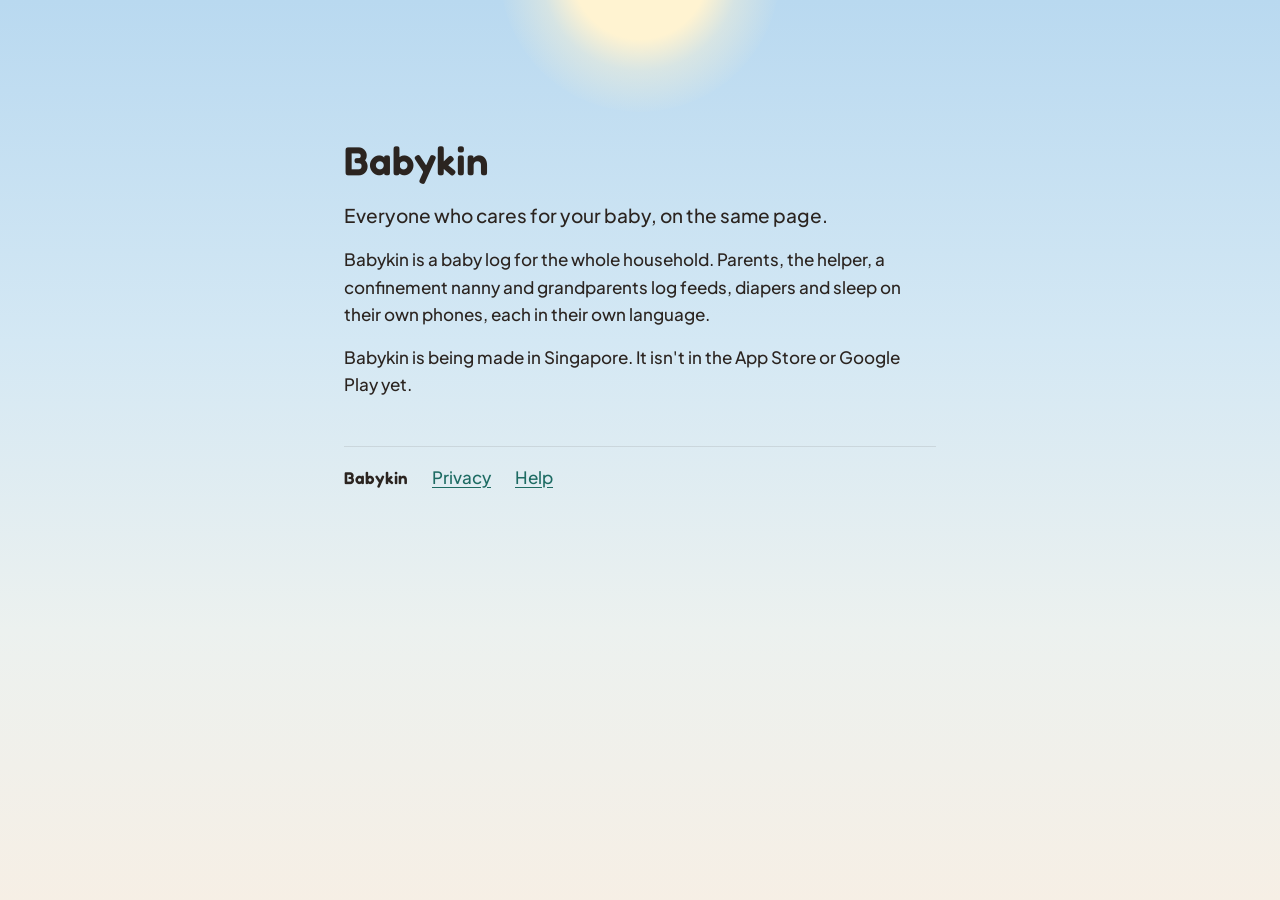
<file: babykin/index.html>
<!doctype html>
<html lang="en">
  <head>
    <meta charset="utf-8" />
    <meta name="viewport" content="width=device-width, initial-scale=1" />
    <title>Babykin</title>
    <meta name="description" content="Everyone who cares for your baby, on the same page. A baby log for the whole household." />
    <link rel="icon" type="image/png" sizes="32x32" href="/babykin/assets/favicon-32.png" />
    <link rel="apple-touch-icon" href="/babykin/assets/apple-touch-icon.png" />
    <link rel="stylesheet" href="/babykin/assets/site.css" />
  </head>
  <body class="sky">
    <main>
      <h1>Babykin</h1>
      <p class="lede">Everyone who cares for your baby, on the same page.</p>
      <p>
        Babykin is a baby log for the whole household. Parents, the helper, a confinement nanny and grandparents log
        feeds, diapers and sleep on their own phones, each in their own language.
      </p>
      <p>Babykin is being made in Singapore. It isn't in the App Store or Google Play yet.</p>
    </main>
    <footer>
      <nav>
        <a href="/babykin/">Babykin</a>
        <a href="/babykin/privacy/">Privacy</a>
        <a href="/babykin/support/">Help</a>
      </nav>
    </footer>
  </body>
</html>
</file>
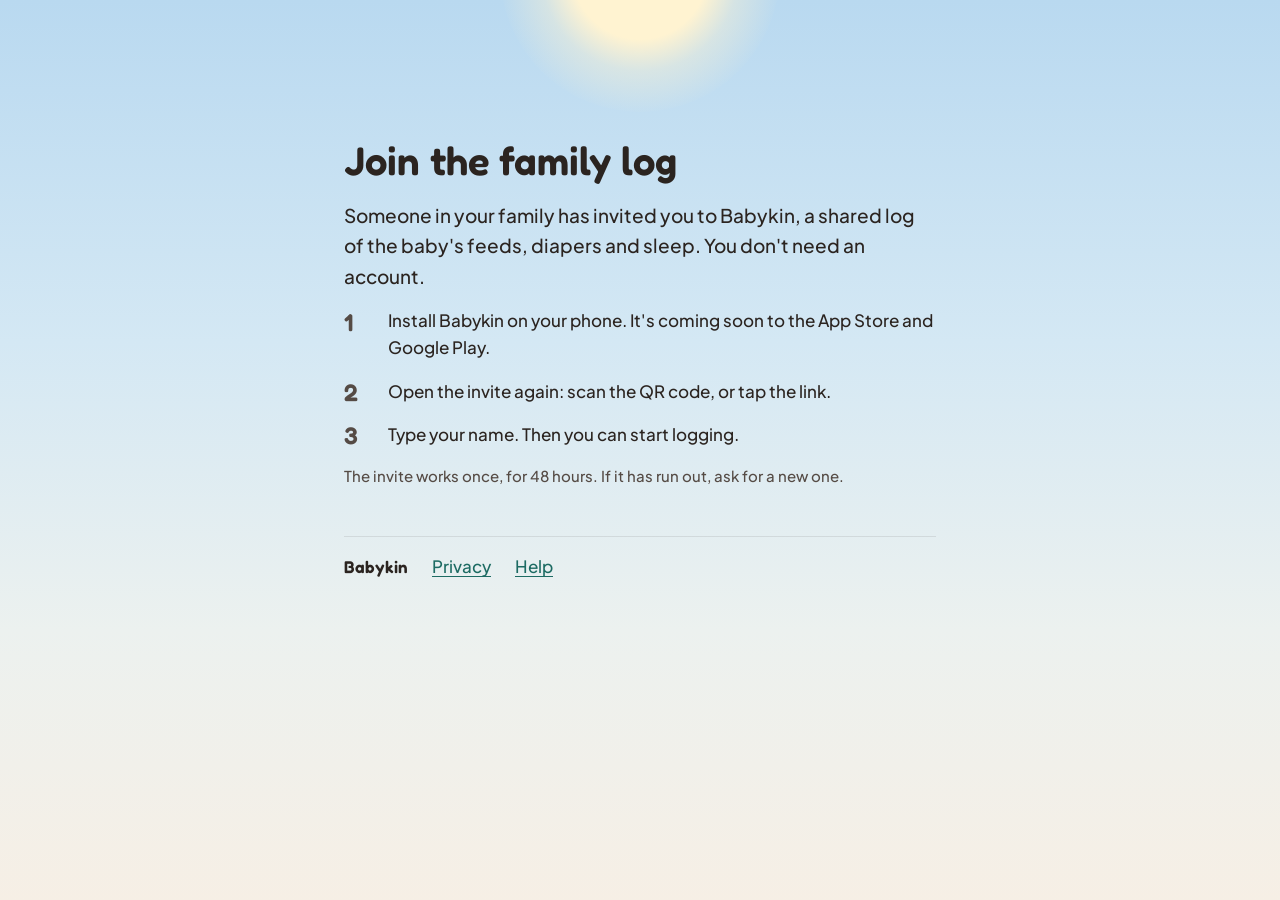
<file: babykin/join/index.html>
<!doctype html>
<html lang="en">
  <head>
    <meta charset="utf-8" />
    <meta name="viewport" content="width=device-width, initial-scale=1" />
    <!-- Invite links carry a one-time code. Keep this page out of search results. -->
    <meta name="robots" content="noindex" />
    <title>Join the family log · Babykin</title>
    <link rel="icon" type="image/png" sizes="32x32" href="/babykin/assets/favicon-32.png" />
    <link rel="apple-touch-icon" href="/babykin/assets/apple-touch-icon.png" />
    <link rel="stylesheet" href="/babykin/assets/site.css" />
  </head>
  <body class="sky">
    <main>
      <h1>Join the family log</h1>
      <p class="lede">
        Someone in your family has invited you to Babykin, a shared log of the baby's feeds, diapers and sleep. You
        don't need an account.
      </p>
      <ol class="steps">
        <li>Install Babykin on your phone. It's coming soon to the App Store and Google Play.</li>
        <li>Open the invite again: scan the QR code, or tap the link.</li>
        <li>Type your name. Then you can start logging.</li>
      </ol>
      <p class="muted">The invite works once, for 48 hours. If it has run out, ask for a new one.</p>
    </main>
    <footer>
      <nav>
        <a href="/babykin/">Babykin</a>
        <a href="/babykin/privacy/">Privacy</a>
        <a href="/babykin/support/">Help</a>
      </nav>
    </footer>
  </body>
</html>
</file>
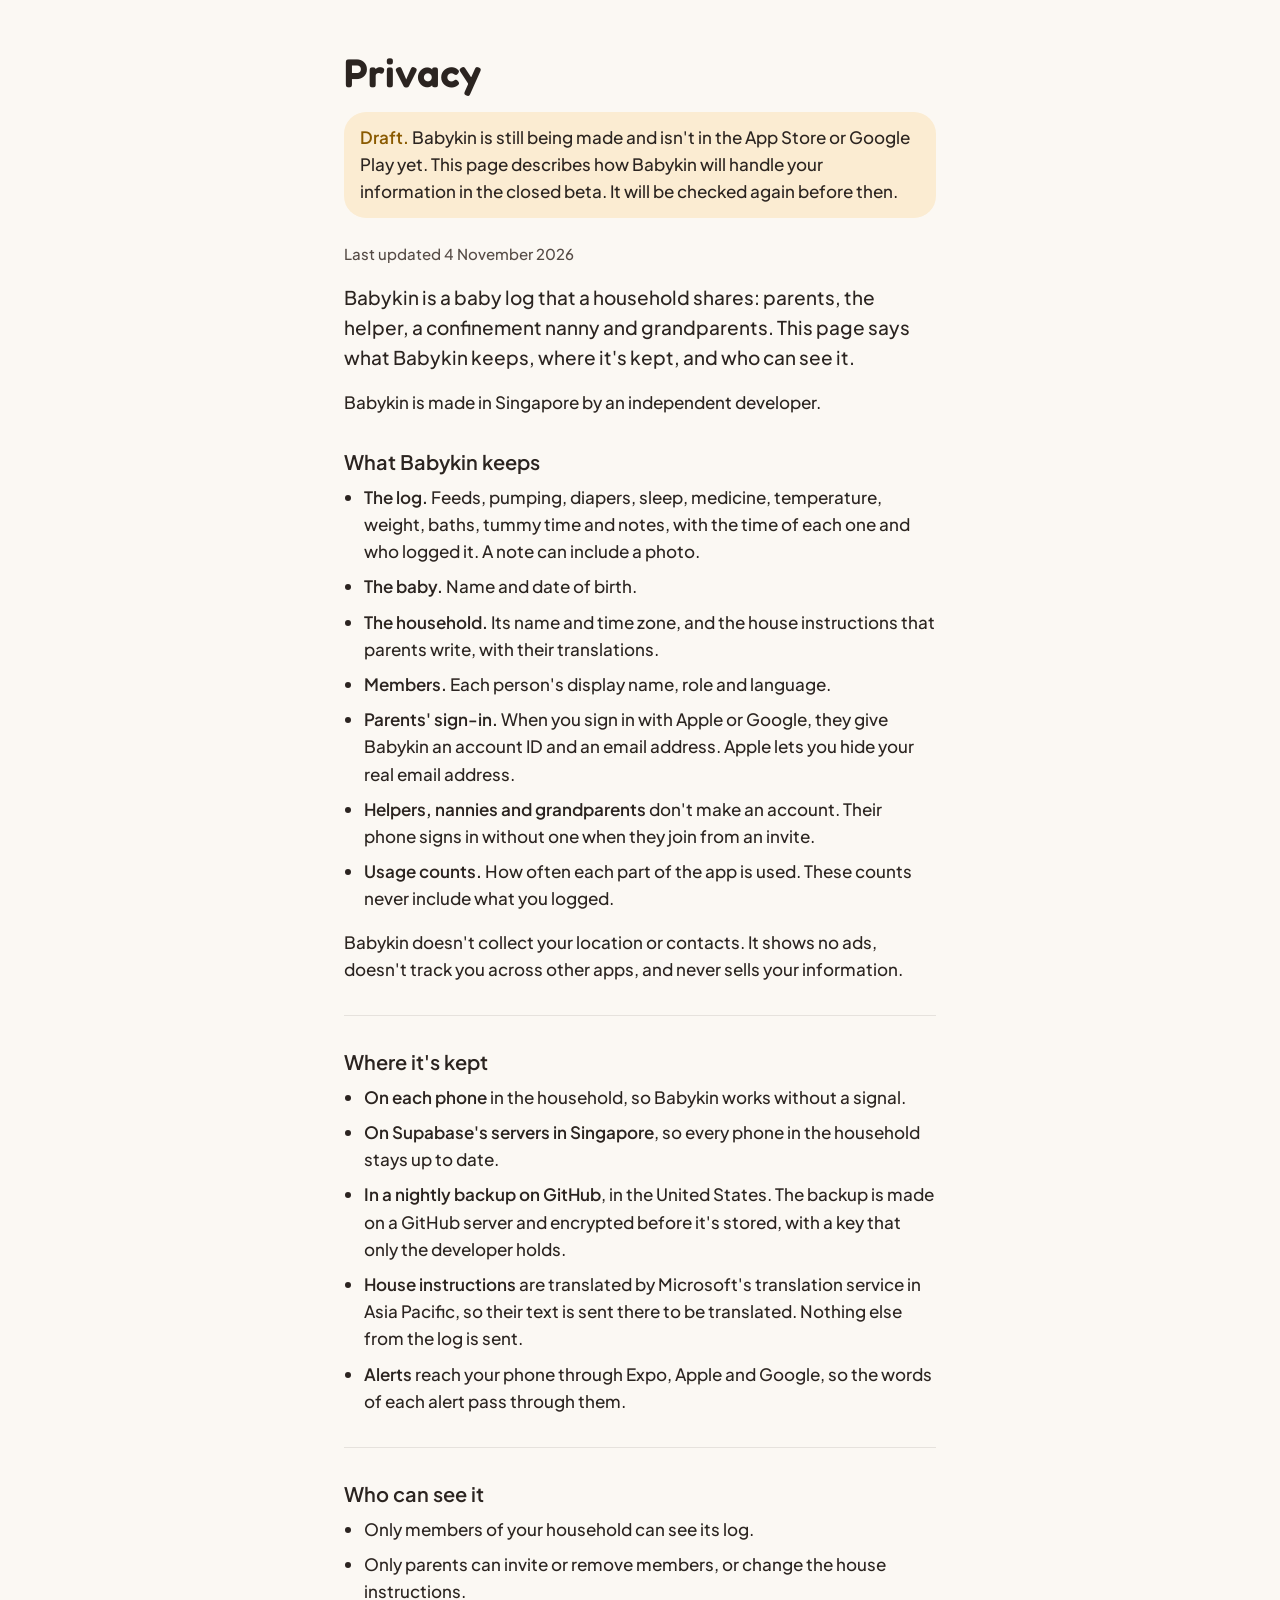
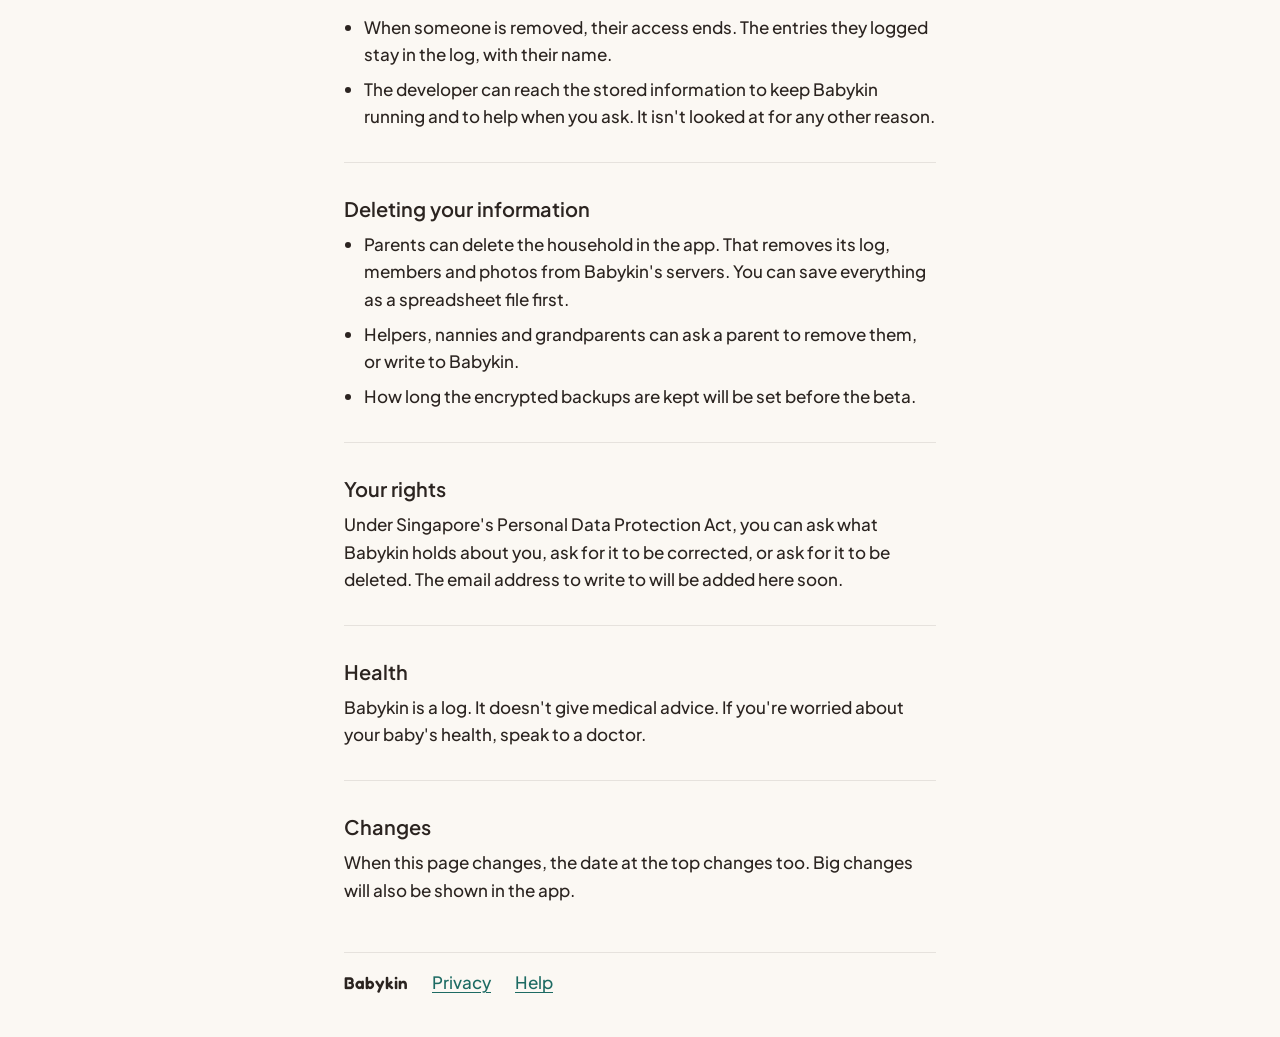
<file: babykin/privacy/index.html>
<!doctype html>
<html lang="en">
  <head>
    <meta charset="utf-8" />
    <meta name="viewport" content="width=device-width, initial-scale=1" />
    <title>Privacy · Babykin</title>
    <meta name="description" content="What Babykin keeps, where it's kept, and who can see it." />
    <link rel="icon" type="image/png" sizes="32x32" href="/babykin/assets/favicon-32.png" />
    <link rel="apple-touch-icon" href="/babykin/assets/apple-touch-icon.png" />
    <link rel="stylesheet" href="/babykin/assets/site.css" />
  </head>
  <body>
    <main>
      <h1>Privacy</h1>
      <p class="notice">
        <strong>Draft.</strong> Babykin is still being made and isn't in the App Store or Google Play yet. This page
        describes how Babykin will handle your information in the closed beta. It will be checked again before then.
      </p>
      <p class="muted">Last updated 4 November 2026</p>
      <p class="lede">
        Babykin is a baby log that a household shares: parents, the helper, a confinement nanny and grandparents. This
        page says what Babykin keeps, where it's kept, and who can see it.
      </p>
      <!-- DEVELOPER_NAME: name the person responsible for Babykin here before the beta. -->
      <p>Babykin is made in Singapore by an independent developer.</p>

      <section>
        <h2>What Babykin keeps</h2>
        <ul>
          <li>
            <strong>The log.</strong> Feeds, pumping, diapers, sleep, medicine, temperature, weight, baths, tummy time
            and notes, with the time of each one and who logged it. A note can include a photo.
          </li>
          <li><strong>The baby.</strong> Name and date of birth.</li>
          <li>
            <strong>The household.</strong> Its name and time zone, and the house instructions that parents write, with
            their translations.
          </li>
          <li><strong>Members.</strong> Each person's display name, role and language.</li>
          <li>
            <strong>Parents' sign-in.</strong> When you sign in with Apple or Google, they give Babykin an account ID
            and an email address. Apple lets you hide your real email address.
          </li>
          <li>
            <strong>Helpers, nannies and grandparents</strong> don't make an account. Their phone signs in without one
            when they join from an invite.
          </li>
          <li>
            <strong>Usage counts.</strong> How often each part of the app is used. These counts never include what you
            logged.
          </li>
        </ul>
        <p>
          Babykin doesn't collect your location or contacts. It shows no ads, doesn't track you across other apps, and
          never sells your information.
        </p>
      </section>

      <section>
        <h2>Where it's kept</h2>
        <ul>
          <li><strong>On each phone</strong> in the household, so Babykin works without a signal.</li>
          <li><strong>On Supabase's servers in Singapore</strong>, so every phone in the household stays up to date.</li>
          <li>
            <strong>In a nightly backup on GitHub</strong>, in the United States. The backup is made on a GitHub server
            and encrypted before it's stored, with a key that only the developer holds.
          </li>
          <li>
            <strong>House instructions</strong> are translated by Microsoft's translation service in Asia Pacific, so
            their text is sent there to be translated. Nothing else from the log is sent.
          </li>
          <li>
            <strong>Alerts</strong> reach your phone through Expo, Apple and Google, so the words of each alert pass
            through them.
          </li>
        </ul>
      </section>

      <section>
        <h2>Who can see it</h2>
        <ul>
          <li>Only members of your household can see its log.</li>
          <li>Only parents can invite or remove members, or change the house instructions.</li>
          <li>When someone is removed, their access ends. The entries they logged stay in the log, with their name.</li>
          <li>
            The developer can reach the stored information to keep Babykin running and to help when you ask. It isn't
            looked at for any other reason.
          </li>
        </ul>
      </section>

      <section>
        <h2>Deleting your information</h2>
        <ul>
          <li>
            Parents can delete the household in the app. That removes its log, members and photos from Babykin's
            servers. You can save everything as a spreadsheet file first.
          </li>
          <li>Helpers, nannies and grandparents can ask a parent to remove them, or write to Babykin.</li>
          <li>How long the encrypted backups are kept will be set before the beta.</li>
        </ul>
      </section>

      <section>
        <h2>Your rights</h2>
        <!-- SUPPORT_EMAIL: put the help address here, as a mailto link, before the beta. -->
        <p>
          Under Singapore's Personal Data Protection Act, you can ask what Babykin holds about you, ask for it to be
          corrected, or ask for it to be deleted. The email address to write to will be added here soon.
        </p>
      </section>

      <section>
        <h2>Health</h2>
        <p>Babykin is a log. It doesn't give medical advice. If you're worried about your baby's health, speak to a doctor.</p>
      </section>

      <section>
        <h2>Changes</h2>
        <p>When this page changes, the date at the top changes too. Big changes will also be shown in the app.</p>
      </section>
    </main>
    <footer>
      <nav>
        <a href="/babykin/">Babykin</a>
        <a href="/babykin/privacy/">Privacy</a>
        <a href="/babykin/support/">Help</a>
      </nav>
    </footer>
  </body>
</html>
</file>
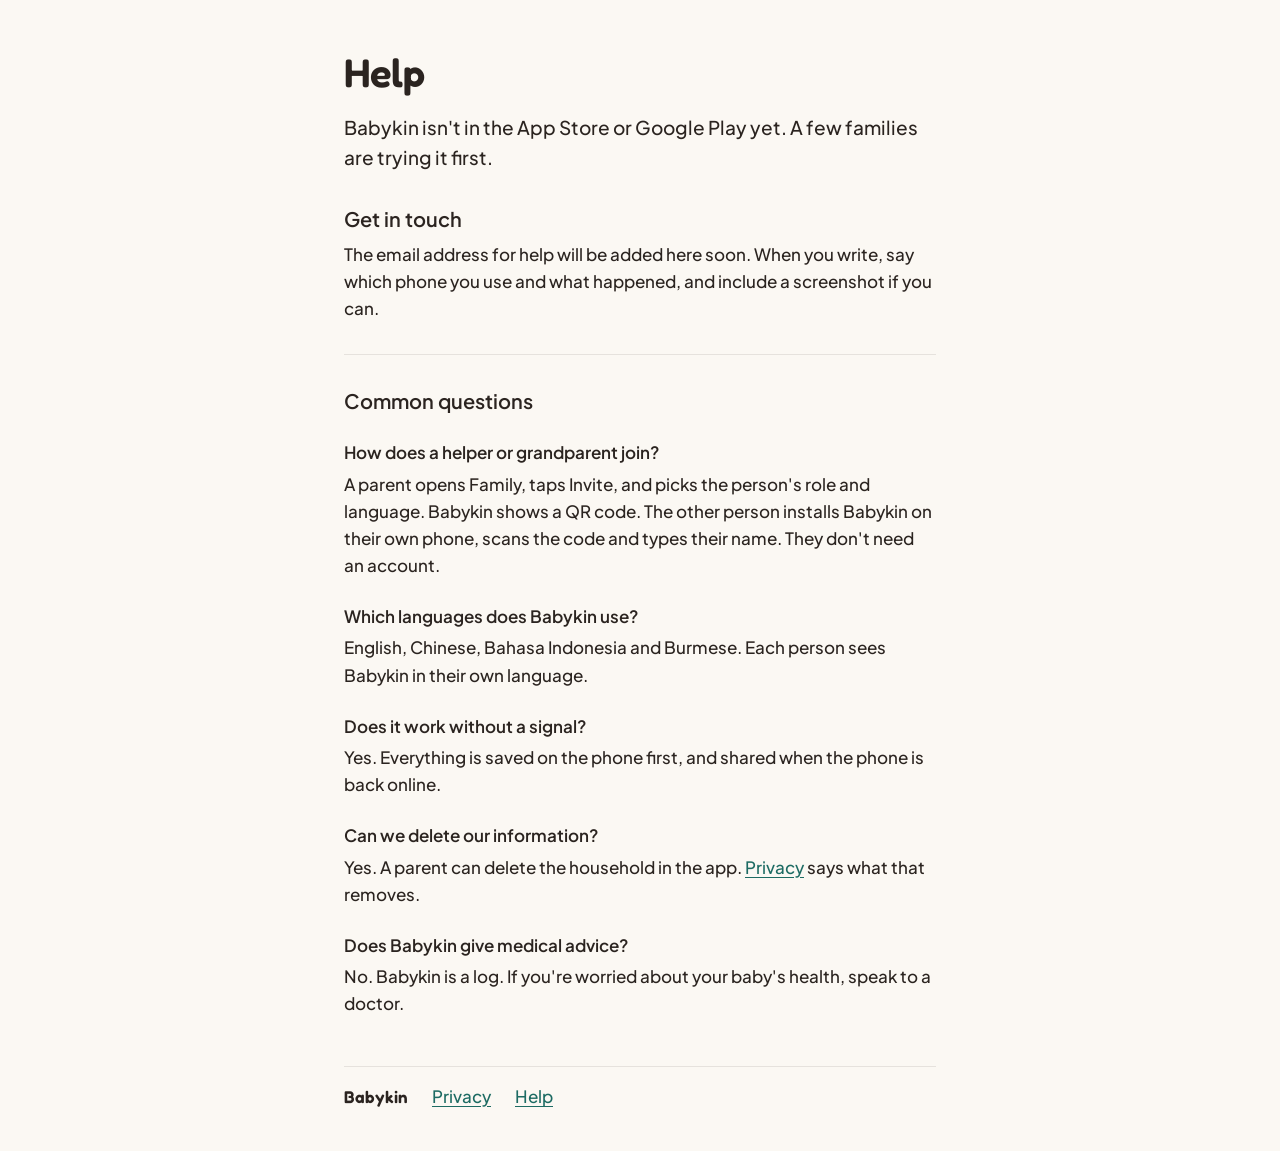
<file: babykin/support/index.html>
<!doctype html>
<html lang="en">
  <head>
    <meta charset="utf-8" />
    <meta name="viewport" content="width=device-width, initial-scale=1" />
    <title>Help · Babykin</title>
    <meta name="description" content="How to get help with Babykin, and answers to common questions." />
    <link rel="icon" type="image/png" sizes="32x32" href="/babykin/assets/favicon-32.png" />
    <link rel="apple-touch-icon" href="/babykin/assets/apple-touch-icon.png" />
    <link rel="stylesheet" href="/babykin/assets/site.css" />
  </head>
  <body>
    <main>
      <h1>Help</h1>
      <p class="lede">Babykin isn't in the App Store or Google Play yet. A few families are trying it first.</p>

      <section>
        <h2>Get in touch</h2>
        <!-- SUPPORT_EMAIL: put the help address here, as a mailto link, before the beta. -->
        <p>
          The email address for help will be added here soon. When you write, say which phone you use and what
          happened, and include a screenshot if you can.
        </p>
      </section>

      <section>
        <h2>Common questions</h2>

        <h3>How does a helper or grandparent join?</h3>
        <p>
          A parent opens Family, taps Invite, and picks the person's role and language. Babykin shows a QR code. The
          other person installs Babykin on their own phone, scans the code and types their name. They don't need an
          account.
        </p>

        <h3>Which languages does Babykin use?</h3>
        <p>English, Chinese, Bahasa Indonesia and Burmese. Each person sees Babykin in their own language.</p>

        <h3>Does it work without a signal?</h3>
        <p>Yes. Everything is saved on the phone first, and shared when the phone is back online.</p>

        <h3>Can we delete our information?</h3>
        <p>Yes. A parent can delete the household in the app. <a href="/babykin/privacy/">Privacy</a> says what that removes.</p>

        <h3>Does Babykin give medical advice?</h3>
        <p>No. Babykin is a log. If you're worried about your baby's health, speak to a doctor.</p>
      </section>
    </main>
    <footer>
      <nav>
        <a href="/babykin/">Babykin</a>
        <a href="/babykin/privacy/">Privacy</a>
        <a href="/babykin/support/">Help</a>
      </nav>
    </footer>
  </body>
</html>
</file>
<file: babykin/assets/site.css>
/* Babykin web pages, in the D3 look (docs/design-system.md in the app repo).
   Fonts are served from this site so no page sends visitors' details to Google. */

@font-face {
  font-family: 'Fredoka';
  src: url('fonts/Fredoka-SemiBold.ttf') format('truetype');
  font-weight: 600;
  font-display: swap;
}
@font-face {
  font-family: 'Plus Jakarta Sans';
  src: url('fonts/PlusJakartaSans-Medium.ttf') format('truetype');
  font-weight: 500;
  font-display: swap;
}
@font-face {
  font-family: 'Plus Jakarta Sans';
  src: url('fonts/PlusJakartaSans-SemiBold.ttf') format('truetype');
  font-weight: 600;
  font-display: swap;
}

/* Day tokens; the phone's dark mode picks Night, as in the app. */
:root {
  color-scheme: light dark;
  --ink: #2b2420;
  --ink-muted: #554b45;
  --kin: #1d6b63;
  --line: rgba(43, 36, 32, 0.1);
  --surface: #fbf8f3;
  --notice: #8a5a00;
  --notice-soft: #fbecd2;
  --sky: linear-gradient(180deg, #b9d9f0 0%, #d4e8f4 38%, #ecf1ef 70%, #f6efe5 100%);
  --light: #fff3d1;
}

@media (prefers-color-scheme: dark) {
  :root {
    --ink: #f3ede4;
    --ink-muted: #b9ad9f;
    --kin: #6fbfb3;
    --line: rgba(255, 255, 255, 0.12);
    --surface: #14110e;
    --notice: #e0b46a;
    --notice-soft: #3a2a12;
    --sky: linear-gradient(180deg, #0e1330 0%, #1b1f45 55%, #2c2652 100%);
    --light: #f3e3c3;
  }
}

* {
  box-sizing: border-box;
}

html {
  -webkit-text-size-adjust: 100%;
}

body {
  margin: 0;
  min-height: 100vh;
  background: var(--surface);
  color: var(--ink);
  font: 500 1.0625rem/1.6 'Plus Jakarta Sans', system-ui, -apple-system, 'Segoe UI', sans-serif;
}

/* The sky pages: the midday sky with the sun half off the top edge, or the night sky with the moon
   top right. One light, never behind words. */
body.sky {
  position: relative;
  isolation: isolate;
  overflow-x: hidden;
  background: var(--sky);
  background-attachment: fixed;
}
body.sky::before {
  content: '';
  position: absolute;
  z-index: -1;
  top: -10.5rem;
  left: 50%;
  width: 17.5rem;
  height: 17.5rem;
  transform: translateX(-50%);
  border-radius: 50%;
  background: radial-gradient(circle, var(--light) 0 34%, color-mix(in srgb, var(--light) 40%, transparent) 50%, transparent 72%);
  pointer-events: none;
}
@media (prefers-color-scheme: dark) {
  body.sky::before {
    top: -4.5rem;
    right: -3.5rem;
    left: auto;
    width: 12rem;
    height: 12rem;
    transform: none;
  }
}

main,
footer {
  max-width: 40rem;
  margin: 0 auto;
  padding: 0 1.5rem;
}

main {
  padding-top: 3rem;
  padding-bottom: 2rem;
}
body.sky main {
  padding-top: 8.5rem;
}

h1 {
  margin: 0 0 1rem;
  font: 600 2.5rem/1.2 'Fredoka', 'Plus Jakarta Sans', system-ui, sans-serif;
}

h2 {
  margin: 2rem 0 0.5rem;
  font-size: 1.25rem;
  font-weight: 600;
  line-height: 1.4;
}

h3 {
  margin: 1.5rem 0 0.25rem;
  font-size: 1.0625rem;
  font-weight: 600;
}

p,
ul,
ol {
  margin: 0 0 1rem;
}

ul,
ol {
  padding-left: 1.25rem;
}

li {
  margin-bottom: 0.5rem;
}

strong {
  font-weight: 600;
}

.lede {
  font-size: 1.1875rem;
}

.muted {
  color: var(--ink-muted);
  font-size: 0.9375rem;
}

section + section {
  margin-top: 2rem;
  border-top: 1px solid var(--line);
}

/* Things that need a look: notice on notice-soft, always said in words. */
.notice {
  margin: 0 0 1.5rem;
  padding: 0.75rem 1rem;
  border-radius: 1.375rem;
  background: var(--notice-soft);
}
.notice strong {
  color: var(--notice);
}

a {
  color: var(--kin);
  text-decoration: underline;
  text-underline-offset: 0.2em;
}

a:focus-visible {
  outline: 2px solid var(--kin);
  outline-offset: 2px;
  border-radius: 0.25rem;
}

/* Join steps: the step number in the display face. */
ol.steps {
  padding: 0;
  list-style: none;
  counter-reset: step;
}
ol.steps li {
  position: relative;
  margin-bottom: 1rem;
  padding-left: 2.75rem;
  counter-increment: step;
}
ol.steps li::before {
  content: counter(step);
  position: absolute;
  top: -0.1rem;
  left: 0;
  font: 600 1.5rem/1.4 'Fredoka', system-ui, sans-serif;
  color: var(--ink-muted);
}

footer {
  padding-bottom: 2rem;
}
footer nav {
  display: flex;
  flex-wrap: wrap;
  gap: 0 0.5rem;
  border-top: 1px solid var(--line);
  padding-top: 0.5rem;
}
/* Every link is at least 44 pt tall. */
footer a {
  display: inline-flex;
  align-items: center;
  min-height: 2.75rem;
  padding: 0 0.5rem;
}
footer a:first-child {
  margin-left: -0.5rem;
  font-family: 'Fredoka', system-ui, sans-serif;
  font-weight: 600;
  color: var(--ink);
  text-decoration: none;
}
</file>
